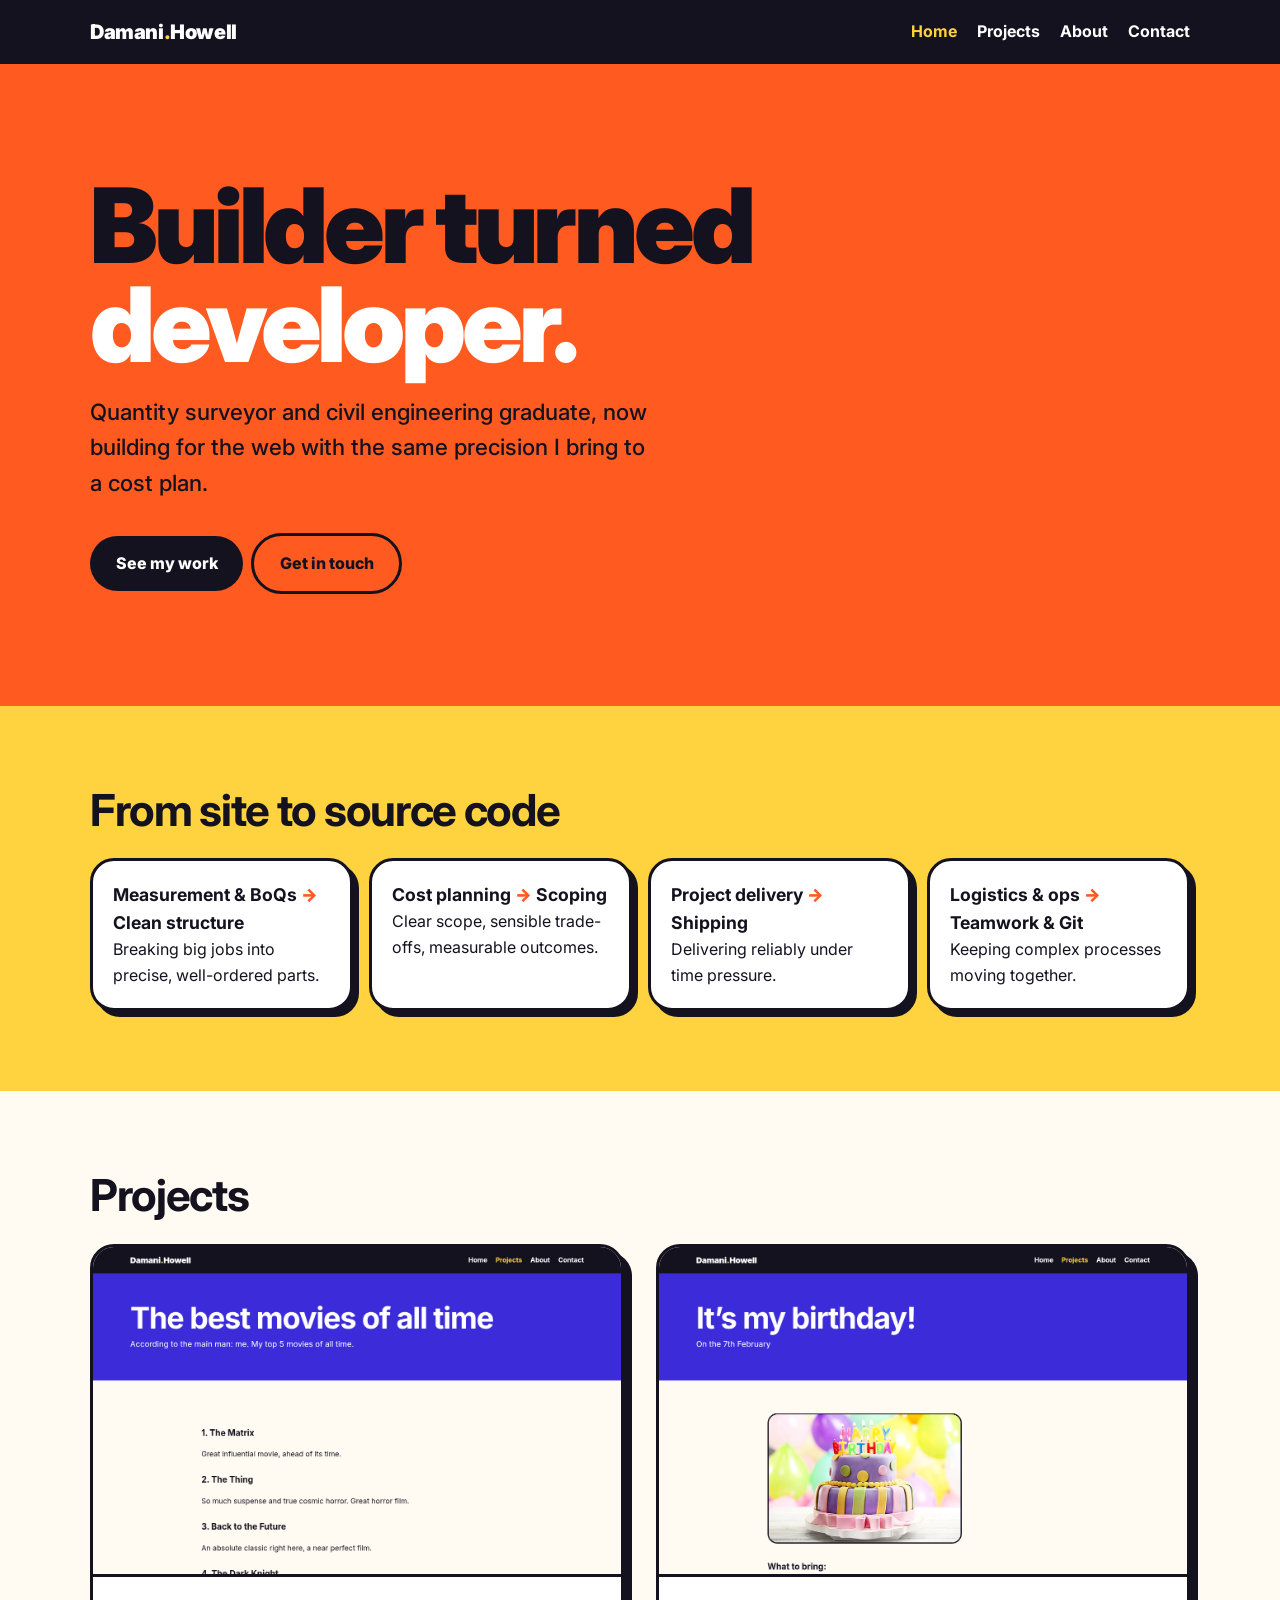
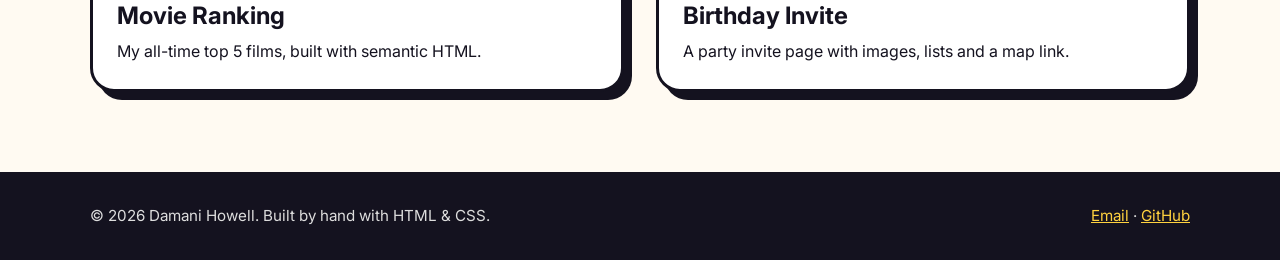
<file: index.html>
<!DOCTYPE html>
<html lang="en-GB">
<head>
  <meta charset="UTF-8">
  <meta name="viewport" content="width=device-width, initial-scale=1">
  <title>Damani Howell | Builder turned developer</title>
  <link rel="preconnect" href="https://fonts.googleapis.com">
  <link href="https://fonts.googleapis.com/css2?family=Inter:wght@400;500;700;800;900&display=swap" rel="stylesheet">
  <link rel="stylesheet" href="./assets/css/style.css">
</head>
<body>
  <nav class="site-nav" aria-label="Main">
    <div class="wrap">
      <a class="brand" href="./index.html">Damani<span>.</span>Howell</a>
      <ul>
        <li><a href="./index.html" aria-current="page">Home</a></li>
        <li><a href="./index.html#projects">Projects</a></li>
        <li><a href="./public/about.html">About</a></li>
        <li><a href="./public/contact.html">Contact</a></li>
      </ul>
    </div>
  </nav>
  <main>
    <header class="hero">
      <div class="wrap">
        <h1>Builder turned <em>developer.</em></h1>
        <p>Quantity surveyor and civil engineering graduate, now building for the web with the same precision I bring to a cost plan.</p>
        <a class="btn" href="#projects">See my work</a><a class="btn alt" href="./public/contact.html">Get in touch</a>
      </div>
    </header>
    <section class="skills" aria-labelledby="skills-h">
      <div class="wrap">
        <h2 id="skills-h">From site to source code</h2>
        <div class="skills-grid">
          <div class="skill"><b>Measurement &amp; BoQs <span class="arrow">&rarr;</span> Clean structure</b>Breaking big jobs into precise, well-ordered parts.</div>
          <div class="skill"><b>Cost planning <span class="arrow">&rarr;</span> Scoping</b>Clear scope, sensible trade-offs, measurable outcomes.</div>
          <div class="skill"><b>Project delivery <span class="arrow">&rarr;</span> Shipping</b>Delivering reliably under time pressure.</div>
          <div class="skill"><b>Logistics &amp; ops <span class="arrow">&rarr;</span> Teamwork &amp; Git</b>Keeping complex processes moving together.</div>
        </div>
      </div>
    </section>
    <section id="projects" aria-labelledby="proj-h">
      <div class="wrap">
        <h2 id="proj-h">Projects</h2>
        <div class="cards">
          <a class="card" href="./public/movie-list/movie-ranking.html">
            <img src="./assets/images/movie-ranking.png" alt="Screenshot of the Movie Ranking project">
            <div><h3>Movie Ranking</h3><p>My all-time top 5 films, built with semantic HTML.</p></div>
          </a>
          <a class="card" href="./public/birthday-invite/birthday-invite.html">
            <img src="./assets/images/birthday-invite.png" alt="Screenshot of the Birthday Invite project">
            <div><h3>Birthday Invite</h3><p>A party invite page with images, lists and a map link.</p></div>
          </a>
        </div>
      </div>
    </section>
  </main>
  <footer class="site-footer">
    <div class="wrap">
      <span>&copy; 2026 Damani Howell. Built by hand with HTML &amp; CSS.</span>
      <span><a href="mailto:d.howell787@live.co.uk">Email</a> &middot; <a href="https://github.com/Sm0k3y-Be4r">GitHub</a></span>
    </div>
  </footer>
</body>
</html>
</file>
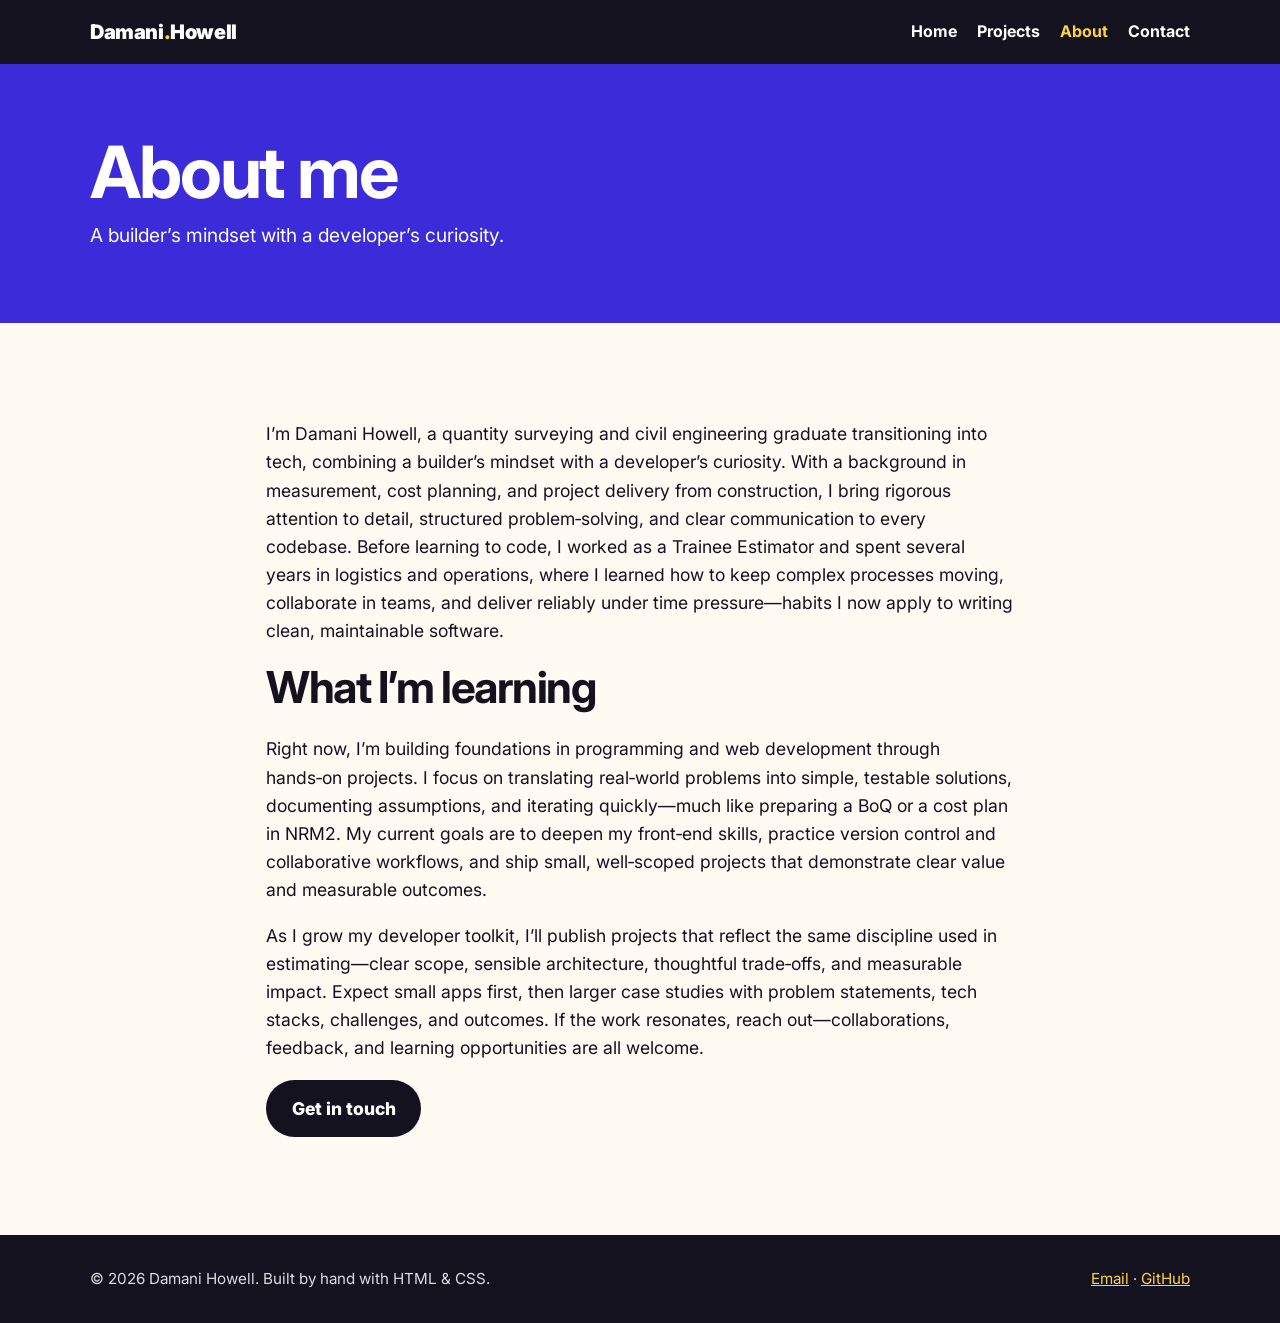
<file: public/about.html>
<!DOCTYPE html>
<html lang="en-GB">
<head>
  <meta charset="UTF-8">
  <meta name="viewport" content="width=device-width, initial-scale=1">
  <title>About | Damani Howell</title>
  <link rel="preconnect" href="https://fonts.googleapis.com">
  <link href="https://fonts.googleapis.com/css2?family=Inter:wght@400;500;700;800;900&display=swap" rel="stylesheet">
  <link rel="stylesheet" href="../assets/css/style.css">
</head>
<body>
  <nav class="site-nav" aria-label="Main">
    <div class="wrap">
      <a class="brand" href="../index.html">Damani<span>.</span>Howell</a>
      <ul>
        <li><a href="../index.html">Home</a></li>
        <li><a href="../index.html#projects">Projects</a></li>
        <li><a href="../public/about.html" aria-current="page">About</a></li>
        <li><a href="../public/contact.html">Contact</a></li>
      </ul>
    </div>
  </nav>
  <main>
    <header class="page-hero"><div class="wrap"><h1>About me</h1><p>A builder&rsquo;s mindset with a developer&rsquo;s curiosity.</p></div></header>
    <section><div class="wrap prose">
      <p>I&rsquo;m Damani Howell, a quantity surveying and civil engineering graduate transitioning into tech, combining a builder&rsquo;s mindset with a developer&rsquo;s curiosity. With a background in measurement, cost planning, and project delivery from construction, I bring rigorous attention to detail, structured problem&#8209;solving, and clear communication to every codebase. Before learning to code, I worked as a Trainee Estimator and spent several years in logistics and operations, where I learned how to keep complex processes moving, collaborate in teams, and deliver reliably under time pressure&mdash;habits I now apply to writing clean, maintainable software.</p>
      <h2>What I&rsquo;m learning</h2>
      <p>Right now, I&rsquo;m building foundations in programming and web development through hands&#8209;on projects. I focus on translating real&#8209;world problems into simple, testable solutions, documenting assumptions, and iterating quickly&mdash;much like preparing a BoQ or a cost plan in NRM2. My current goals are to deepen my front&#8209;end skills, practice version control and collaborative workflows, and ship small, well&#8209;scoped projects that demonstrate clear value and measurable outcomes.</p>
      <p>As I grow my developer toolkit, I&rsquo;ll publish projects that reflect the same discipline used in estimating&mdash;clear scope, sensible architecture, thoughtful trade&#8209;offs, and measurable impact. Expect small apps first, then larger case studies with problem statements, tech stacks, challenges, and outcomes. If the work resonates, reach out&mdash;collaborations, feedback, and learning opportunities are all welcome.</p>
      <p><a class="btn" href="../public/contact.html">Get in touch</a></p>
    </div></section>
  </main>
  <footer class="site-footer">
    <div class="wrap">
      <span>&copy; 2026 Damani Howell. Built by hand with HTML &amp; CSS.</span>
      <span><a href="mailto:d.howell787@live.co.uk">Email</a> &middot; <a href="https://github.com/Sm0k3y-Be4r">GitHub</a></span>
    </div>
  </footer>
</body>
</html>
</file>
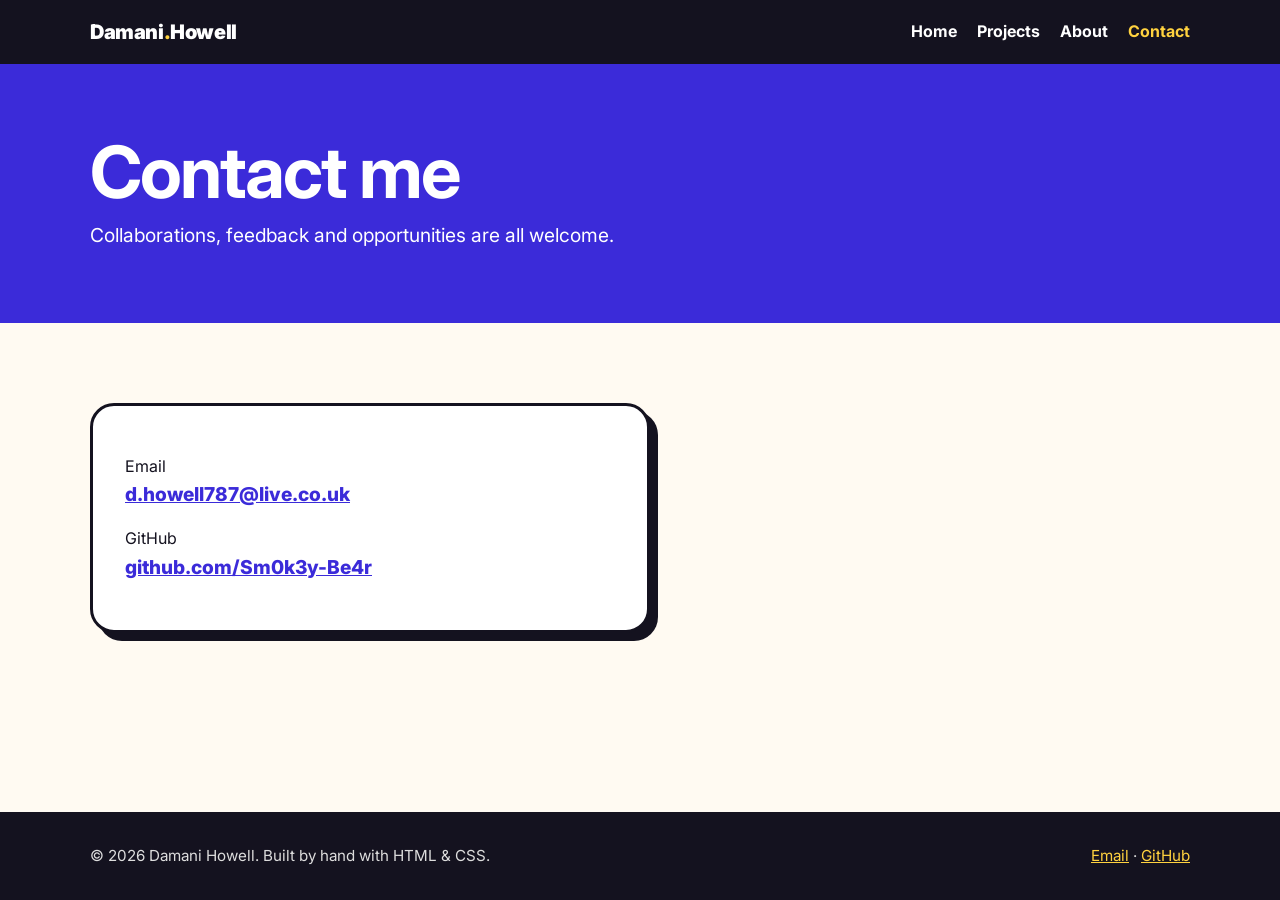
<file: public/contact.html>
<!DOCTYPE html>
<html lang="en-GB">
<head>
  <meta charset="UTF-8">
  <meta name="viewport" content="width=device-width, initial-scale=1">
  <title>Contact | Damani Howell</title>
  <link rel="preconnect" href="https://fonts.googleapis.com">
  <link href="https://fonts.googleapis.com/css2?family=Inter:wght@400;500;700;800;900&display=swap" rel="stylesheet">
  <link rel="stylesheet" href="../assets/css/style.css">
</head>
<body>
  <nav class="site-nav" aria-label="Main">
    <div class="wrap">
      <a class="brand" href="../index.html">Damani<span>.</span>Howell</a>
      <ul>
        <li><a href="../index.html">Home</a></li>
        <li><a href="../index.html#projects">Projects</a></li>
        <li><a href="../public/about.html">About</a></li>
        <li><a href="../public/contact.html" aria-current="page">Contact</a></li>
      </ul>
    </div>
  </nav>
  <main>
    <header class="page-hero"><div class="wrap"><h1>Contact me</h1><p>Collaborations, feedback and opportunities are all welcome.</p></div></header>
    <section><div class="wrap"><div class="panel">
      <p>Email<br><a href="mailto:d.howell787@live.co.uk">d.howell787@live.co.uk</a></p>
      <p>GitHub<br><a href="https://github.com/Sm0k3y-Be4r">github.com/Sm0k3y-Be4r</a></p>
    </div></div></section>
  </main>
  <footer class="site-footer">
    <div class="wrap">
      <span>&copy; 2026 Damani Howell. Built by hand with HTML &amp; CSS.</span>
      <span><a href="mailto:d.howell787@live.co.uk">Email</a> &middot; <a href="https://github.com/Sm0k3y-Be4r">GitHub</a></span>
    </div>
  </footer>
</body>
</html>
</file>
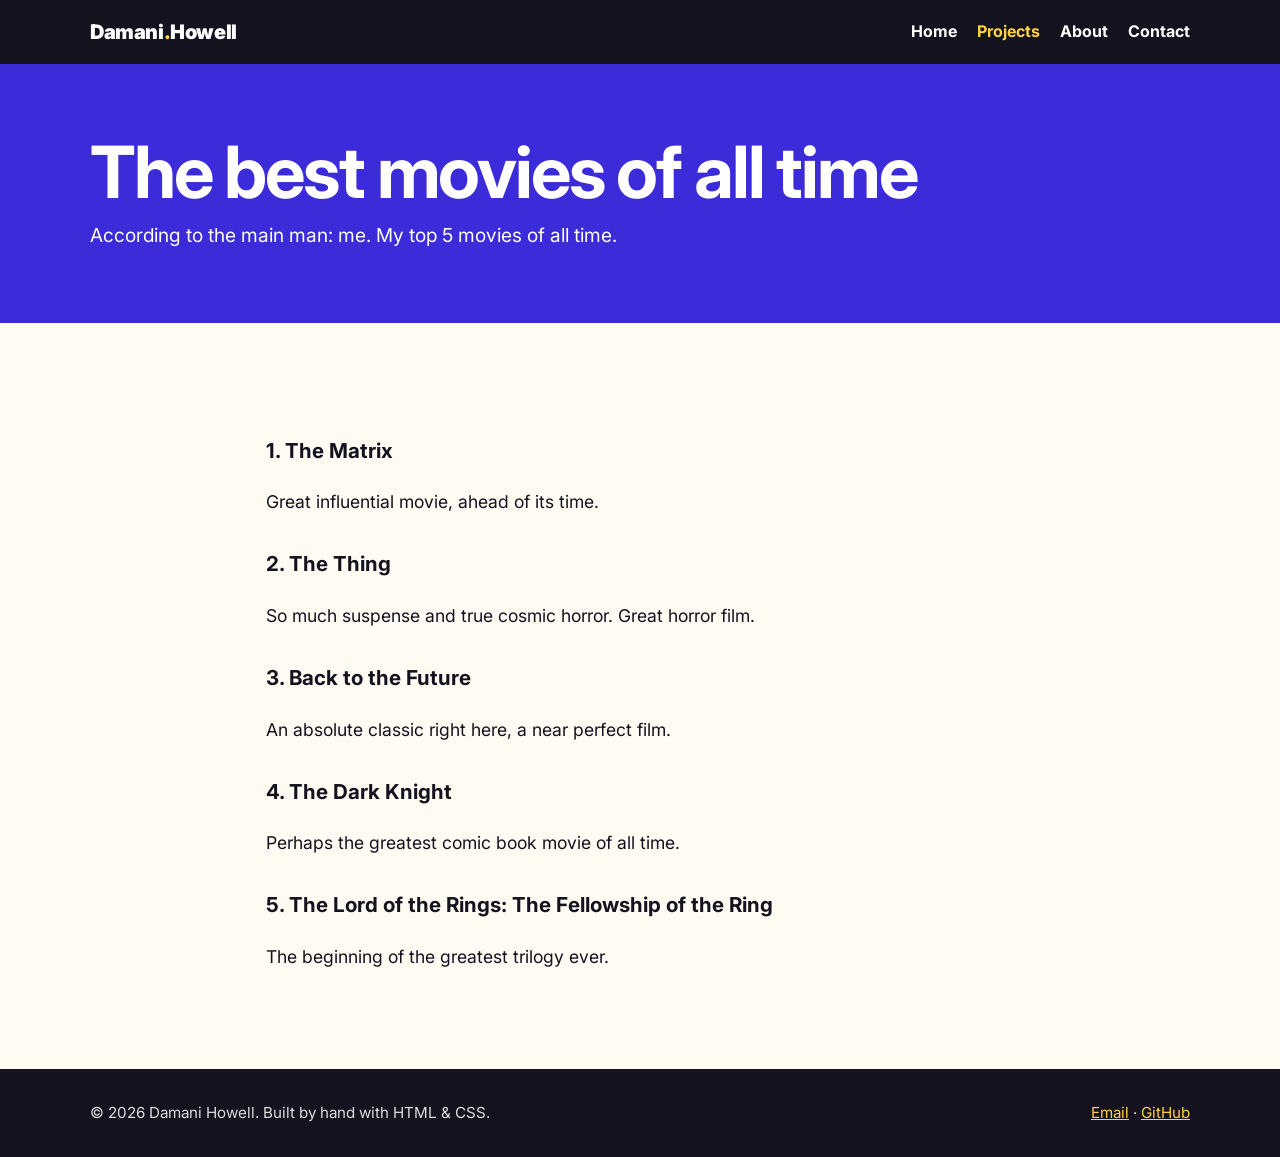
<file: public/movie-list/movie-ranking.html>
<!DOCTYPE html>
<html lang="en-GB">
<head>
  <meta charset="UTF-8">
  <meta name="viewport" content="width=device-width, initial-scale=1">
  <title>Movie Ranking | Damani Howell</title>
  <link rel="preconnect" href="https://fonts.googleapis.com">
  <link href="https://fonts.googleapis.com/css2?family=Inter:wght@400;500;700;800;900&display=swap" rel="stylesheet">
  <link rel="stylesheet" href="../../assets/css/style.css">
</head>
<body>
  <nav class="site-nav" aria-label="Main">
    <div class="wrap">
      <a class="brand" href="../../index.html">Damani<span>.</span>Howell</a>
      <ul>
        <li><a href="../../index.html">Home</a></li>
        <li><a href="../../index.html#projects" aria-current="page">Projects</a></li>
        <li><a href="../../public/about.html">About</a></li>
        <li><a href="../../public/contact.html">Contact</a></li>
      </ul>
    </div>
  </nav>
  <main>
    <header class="page-hero"><div class="wrap"><h1>The best movies of all time</h1><p>According to the main man: me. My top 5 movies of all time.</p></div></header>
    <section><div class="wrap prose">
      <h3>1. The Matrix</h3><p>Great influential movie, ahead of its time.</p>
      <h3>2. The Thing</h3><p>So much suspense and true cosmic horror. Great horror film.</p>
      <h3>3. Back to the Future</h3><p>An absolute classic right here, a near perfect film.</p>
      <h3>4. The Dark Knight</h3><p>Perhaps the greatest comic book movie of all time.</p>
      <h3>5. The Lord of the Rings: The Fellowship of the Ring</h3><p>The beginning of the greatest trilogy ever.</p>
    </div></section>
  </main>
  <footer class="site-footer">
    <div class="wrap">
      <span>&copy; 2026 Damani Howell. Built by hand with HTML &amp; CSS.</span>
      <span><a href="mailto:d.howell787@live.co.uk">Email</a> &middot; <a href="https://github.com/Sm0k3y-Be4r">GitHub</a></span>
    </div>
  </footer>
</body>
</html>
</file>
<file: assets/css/style.css>
:root{--ink:#14121f;--paper:#fffaf2;--accent:#ff5a1f;--accent2:#ffd23f;--violet:#3b2bd9;--radius:24px;
font-family:"Inter",system-ui,-apple-system,"Segoe UI",Roboto,sans-serif}
*{box-sizing:border-box}
body{margin:0;background:var(--paper);color:var(--ink);line-height:1.6;display:flex;flex-direction:column;min-height:100vh}
main{flex:1}
a{color:var(--violet)}
a:focus-visible{outline:3px solid var(--accent);outline-offset:3px}
.wrap{width:min(1100px,100% - 2.5rem);margin-inline:auto}
.site-nav{background:var(--ink);position:sticky;top:0;z-index:10}
.site-nav .wrap{display:flex;flex-wrap:wrap;align-items:center;justify-content:space-between;gap:.75rem;padding:1rem 0}
.brand{color:#fff;font-weight:900;font-size:1.25rem;text-decoration:none;letter-spacing:-.02em}
.brand span{color:var(--accent2)}
.site-nav ul{list-style:none;display:flex;gap:1.25rem;margin:0;padding:0}
.site-nav ul a{color:#fff;text-decoration:none;font-weight:700}
.site-nav ul a:hover,.site-nav ul a[aria-current]{color:var(--accent2)}
.hero{background:var(--accent);color:var(--ink);padding:clamp(3rem,10vw,7rem) 0}
.hero h1{font-size:clamp(2.75rem,9vw,6.5rem);line-height:.95;letter-spacing:-.04em;margin:0 0 1.25rem;font-weight:900}
.hero h1 em{font-style:normal;color:#fff}
.hero p{font-size:clamp(1.1rem,2.4vw,1.4rem);max-width:40ch;margin:0 0 2rem;font-weight:500}
.btn{display:inline-block;background:var(--ink);color:#fff;padding:.9rem 1.6rem;border-radius:999px;font-weight:800;text-decoration:none;transition:transform .2s}
.btn:hover{transform:translateY(-3px)}
.btn.alt{background:transparent;color:var(--ink);border:3px solid var(--ink);margin-left:.5rem}
.page-hero{background:var(--violet);color:#fff;padding:clamp(2.5rem,7vw,4.5rem) 0}
.page-hero h1{font-size:clamp(2.25rem,7vw,4.5rem);margin:0;line-height:1;letter-spacing:-.03em}
.page-hero p{margin:.75rem 0 0;font-size:1.2rem}
section{padding:clamp(3rem,7vw,5rem) 0}
h2{font-size:clamp(1.8rem,4vw,2.75rem);letter-spacing:-.03em;margin:0 0 1.5rem;line-height:1.1}
.skills{background:var(--accent2)}
.skills-grid{display:grid;grid-template-columns:repeat(auto-fit,minmax(230px,1fr));gap:1rem}
.skill{background:#fff;border:3px solid var(--ink);border-radius:var(--radius);padding:1.25rem;box-shadow:6px 6px 0 var(--ink)}
.skill b{display:block;font-size:1.1rem}
.skill .arrow{color:var(--accent);font-weight:900}
.cards{display:grid;grid-template-columns:repeat(auto-fit,minmax(300px,1fr));gap:2rem}
.card{display:block;background:#fff;color:var(--ink);text-decoration:none;border:3px solid var(--ink);border-radius:var(--radius);overflow:hidden;box-shadow:8px 8px 0 var(--ink);transition:transform .2s,box-shadow .2s}
.card:hover,.card:focus-visible{transform:translate(-4px,-4px);box-shadow:12px 12px 0 var(--accent)}
.card img{width:100%;aspect-ratio:16/10;object-fit:cover;object-position:top;display:block;border-bottom:3px solid var(--ink)}
.card div{padding:1.25rem 1.5rem 1.5rem}
.card h3{margin:0 0 .25rem;font-size:1.5rem}
.card p{margin:0}
.prose{max-width:68ch;font-size:1.1rem}
.prose img{max-width:100%;height:auto;border-radius:var(--radius);border:3px solid var(--ink)}
.prose h3{margin-top:2rem}
.panel{background:#fff;border:3px solid var(--ink);border-radius:var(--radius);padding:2rem;box-shadow:8px 8px 0 var(--ink);max-width:560px}
.panel a{font-weight:800;font-size:1.2rem;word-break:break-all}
.site-footer{background:var(--ink);color:#ddd;padding:2rem 0;font-size:.95rem}
.site-footer .wrap{display:flex;flex-wrap:wrap;justify-content:space-between;gap:1rem}
.site-footer a{color:var(--accent2)}
@media (max-width:480px){.btn.alt{margin:.75rem 0 0}.site-nav ul{gap:1rem}}
@media (prefers-reduced-motion:reduce){*{transition:none!important}}
</file>
